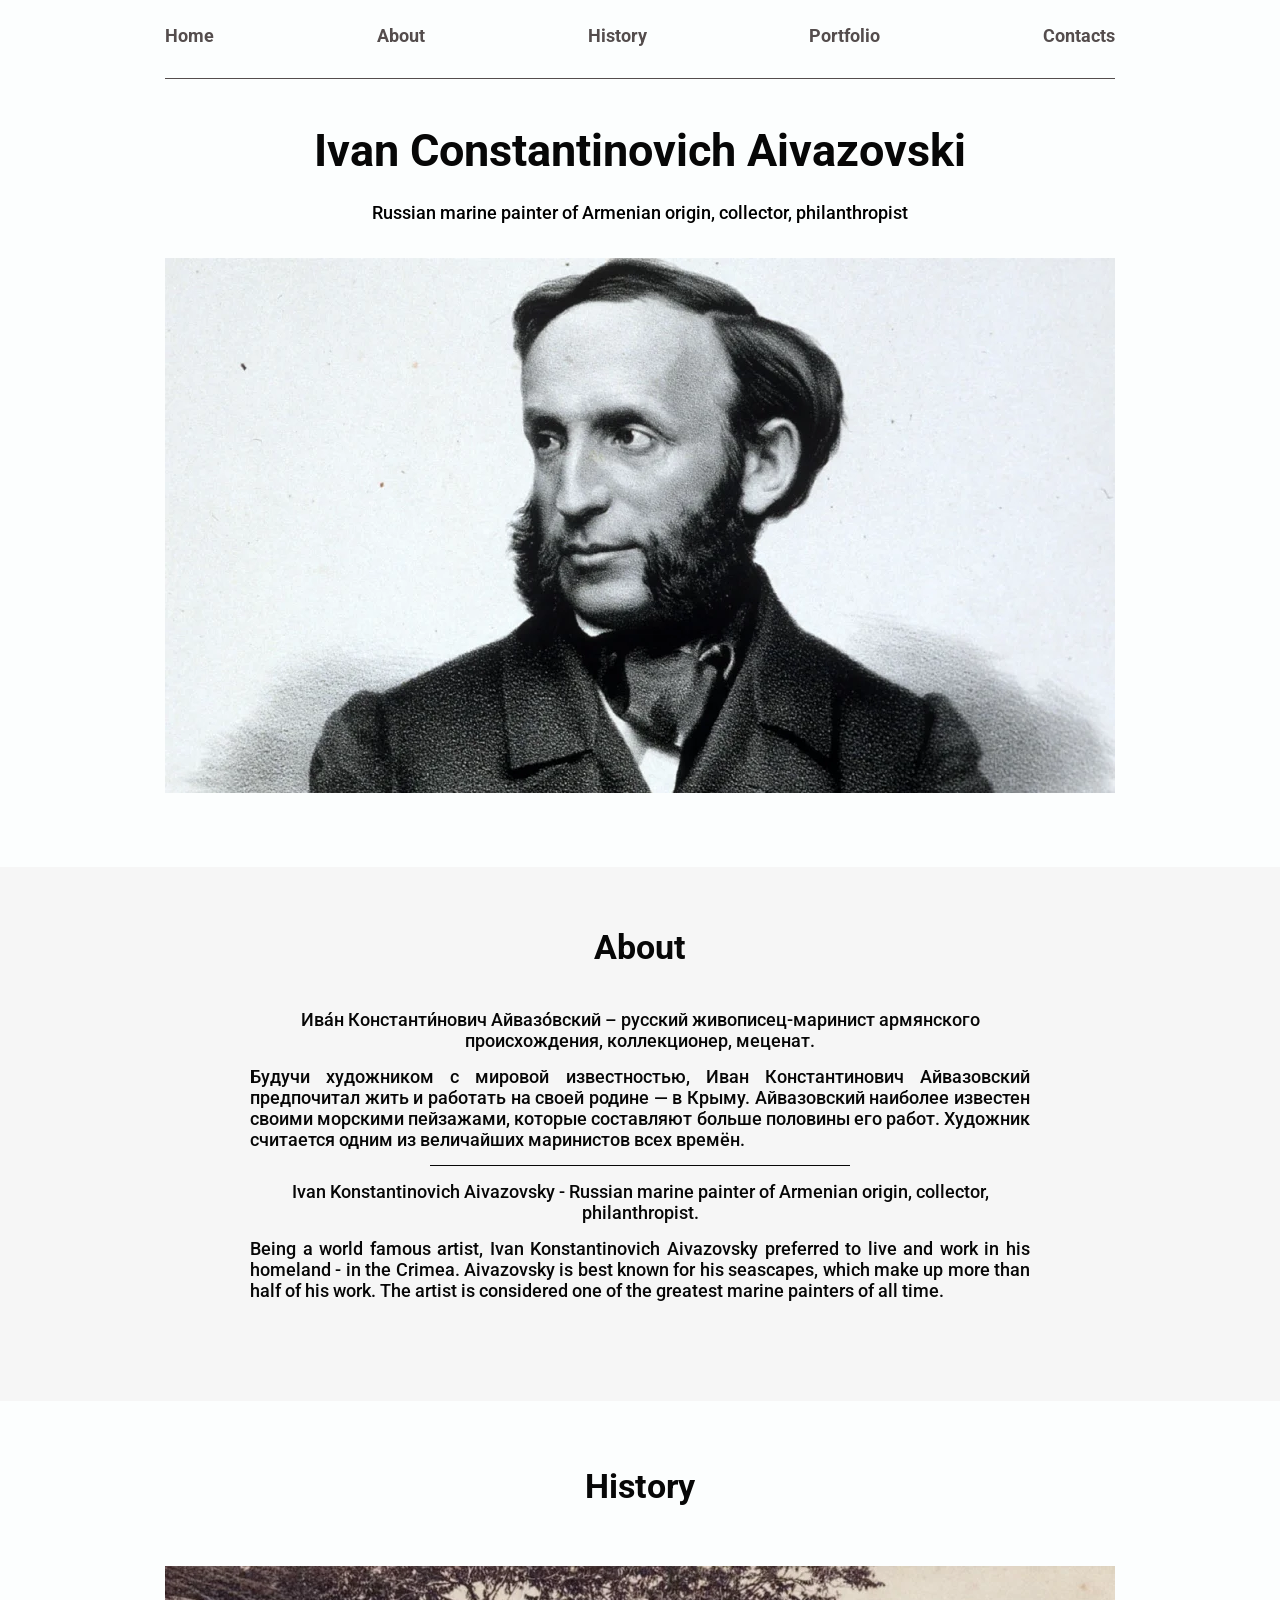
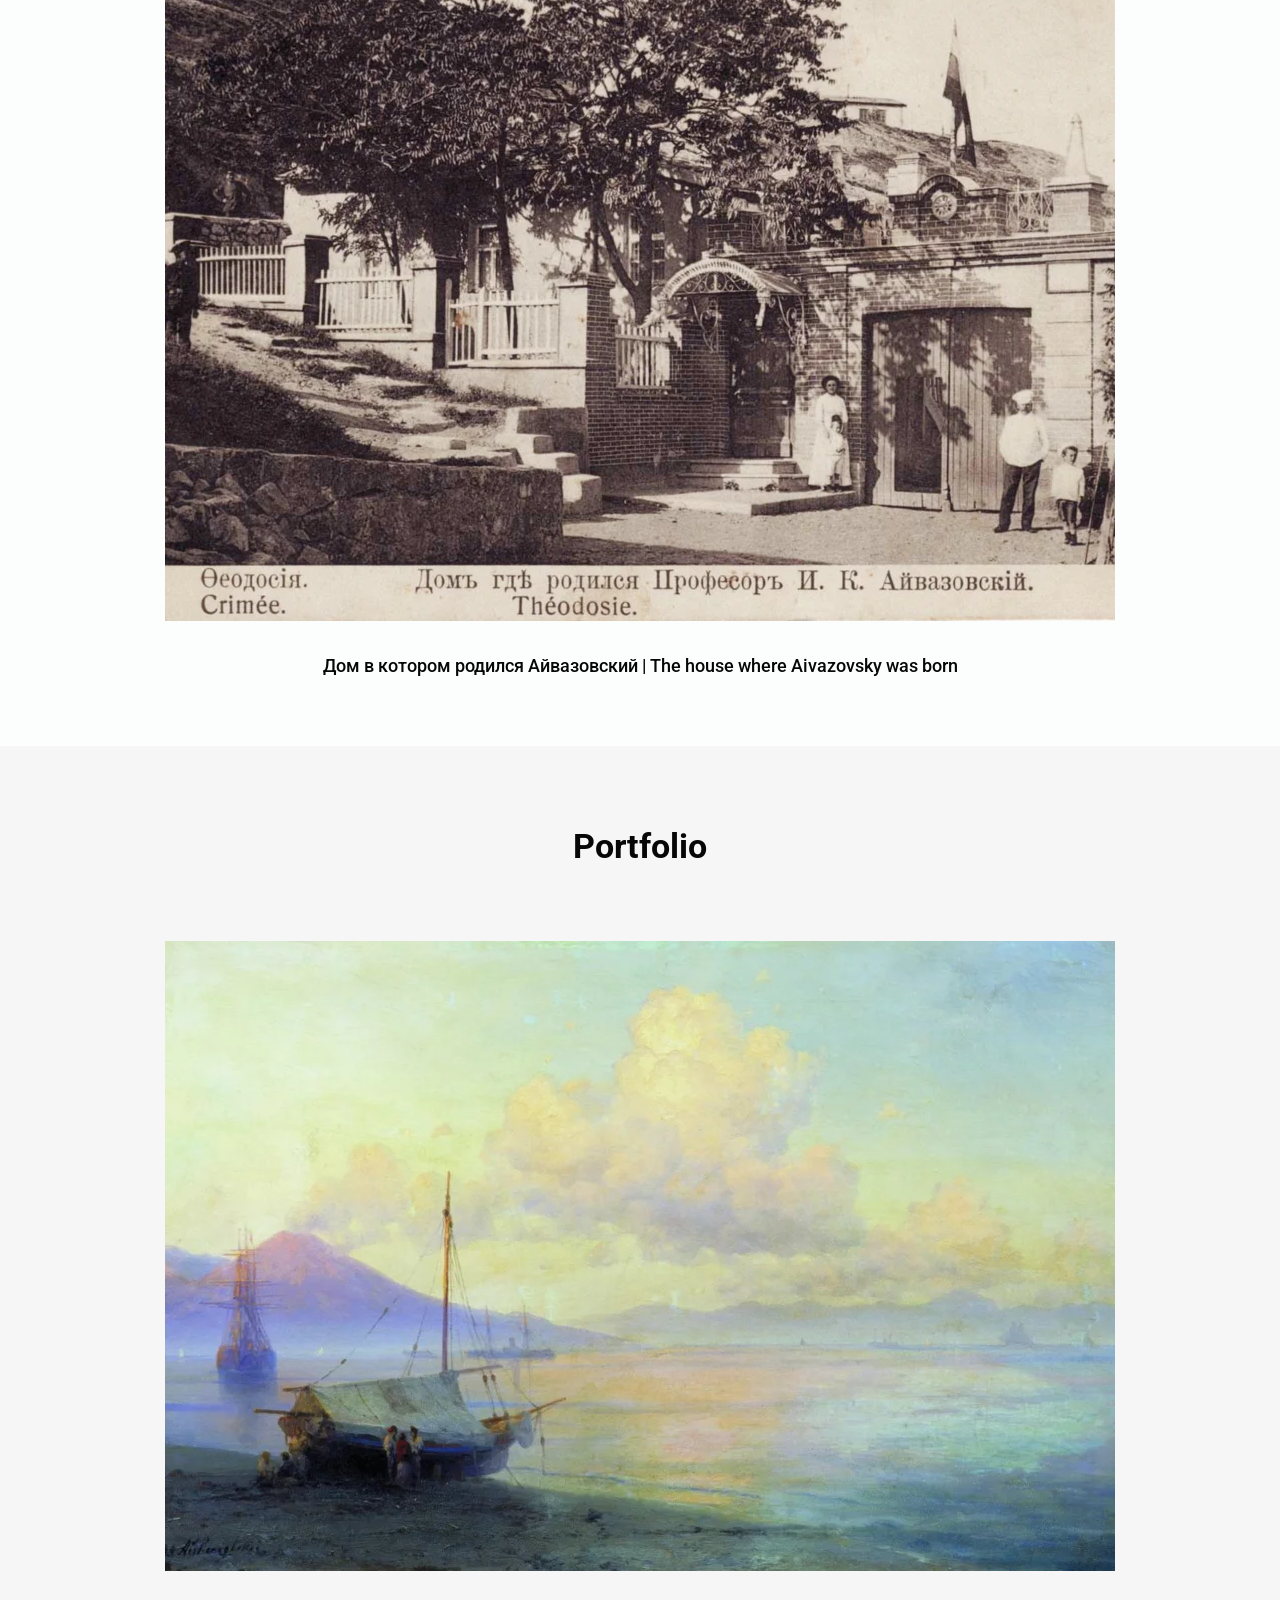
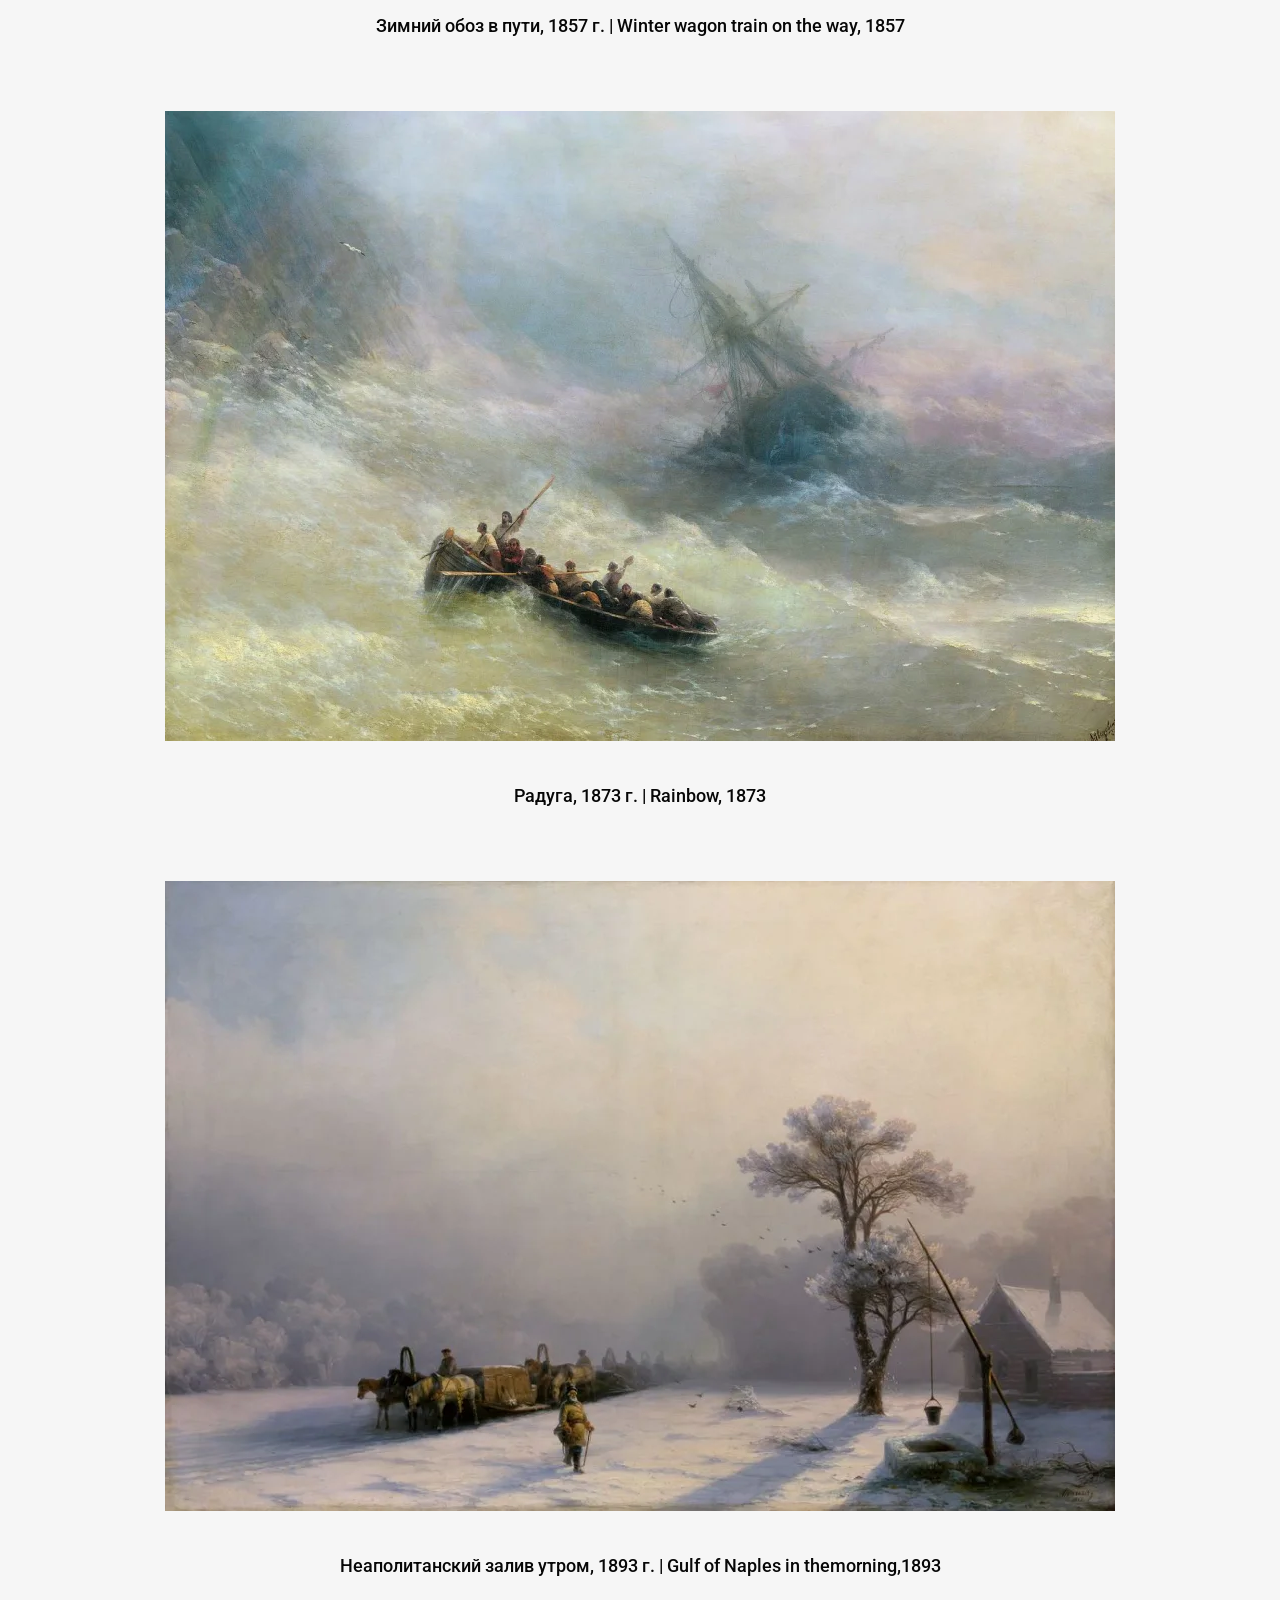
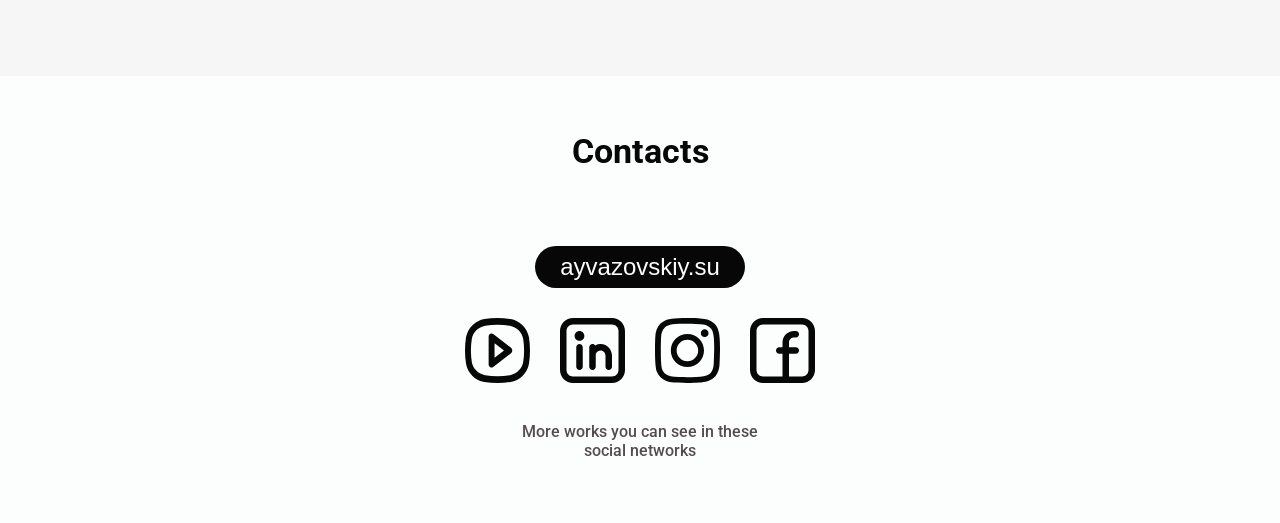
<file: index.html>
<!DOCTYPE html>
<html lang="en">
  <head>
    <meta charset="UTF-8" />
    <meta name="viewport" content="width=device-width, initial-scale=1.0" />
    <link rel="preconnect" href="https://fonts.googleapis.com" />
    <link rel="preconnect" href="https://fonts.gstatic.com" crossorigin />
    <link
      href="https://fonts.googleapis.com/css2?family=Roboto:ital,wght@0,100..900;1,100..900&display=swap"
      rel="stylesheet"
    />
    <link rel="icon" href="assets/favicon.png" type="image/png" />
    <link rel="stylesheet" href="index.css" />
    <title>Aivazovski</title>
  </head>
  <body>
    <header class="header" aria-label="header">
      <div class="container">
        <nav class="nav" aria-label="header navigation">
          <ul class="nav-list" aria-label="header navigation list">
            <li>
              <a href="#home-id" class="nav-link" aria-label="link to home"
                >Home</a
              >
            </li>
            <li>
              <a href="#about-id" class="nav-link" aria-label="link to about"
                >About</a
              >
            </li>
            <li>
              <a
                href="#history-id"
                class="nav-link"
                aria-label="link to history"
                >History</a
              >
            </li>
            <li>
              <a
                href="#portfolio-id"
                class="nav-link"
                aria-label="link to portfolio"
                >Portfolio</a
              >
            </li>
            <li>
              <a
                href="#contacts-id"
                class="nav-link"
                aria-label="link to contacts"
                >Contacts</a
              >
            </li>
          </ul>
        </nav>
      </div>
    </header>

    <div class="mobile-navigation" aria-label="mobile-navigation">
      <label for="toggler-id" aria-label="open-close mobile-navigation menu">
        <svg class="mobile-navigation-burger" aria-label="burger icon">
          <use href="assets/webp/sprites.svg#burger-icon"></use>
        </svg>
      </label>

      <input
        type="checkbox"
        id="toggler-id"
        class="mobile-navigation-toggler"
      />

      <nav class="mobile-navigation-menu" aria-label="mob header navigation">
        <ul
          class="mobile-navigation-list"
          aria-label="mob header navigation list"
        >
          <li>
            <a
              href="#home-id"
              class="mobile-navigation-link"
              aria-label="link to home"
              >Home</a
            >
          </li>
          <li>
            <a
              href="#about-id"
              class="mobile-navigation-link"
              aria-label="link to about"
              >About</a
            >
          </li>
          <li>
            <a
              href="#history-id"
              class="mobile-navigation-link"
              aria-label="link to history"
              >History</a
            >
          </li>
          <li>
            <a
              href="#portfolio-id"
              class="mobile-navigation-link"
              aria-label="link to portfolio"
              >Portfolio</a
            >
          </li>
          <li>
            <a
              href="#contacts-id"
              class="mobile-navigation-link"
              aria-label="link to contacts"
              >Contacts</a
            >
          </li>
        </ul>

        <label
          for="toggler-id"
          class="mobile-navigation-close"
          aria-label="open-close mobile-navigation menu"
        >
          <svg class="mobile-navigation-cross" aria-label="cross icon">
            <use href="/assets/webp/sprites.svg#cross-icon"></use>
          </svg>
        </label>
      </nav>
    </div>

    <main aria-label="main">
      <section class="home" aria-label="home section" id="home-id">
        <div class="container">
          <h1 class="home-title" aria-label="title">
            Ivan Constantinovich Aivazovski
          </h1>
          <p class="home-description" aria-label="description">
            Russian marine painter of Armenian origin, collector, philanthropist
          </p>
          <img
            src="assets/webp/home.webp"
            alt="photo of Aivazovski"
            class="home-image"
          />
        </div>
      </section>

      <section class="about" aria-label="about section" id="about-id">
        <div class="container">
          <h2 class="about-title" aria-label="about title">About</h2>
          <h3 class="about-subtitle-ru" aria-label="about subtitle ru">
            Ива́н Константи́нович Айвазо́вский – русский живописец-маринист
            армянского происхождения, коллекционер, меценат.
          </h3>
          <p class="about-description-ru" aria-label="description ru">
            Будучи художником с мировой известностью, Иван Константинович
            Айвазовский предпочитал жить и работать на своей родине — в Крыму.
            Айвазовский наиболее известен своими морскими пейзажами, которые
            составляют больше половины его работ. Художник считается одним из
            величайших маринистов всех времён.
          </p>

          <hr class="divider" aria-label="divider" />

          <h3 class="about-subtitle-en" aria-label="about subtitle en">
            Ivan Konstantinovich Aivazovsky - Russian marine painter of Armenian
            origin, collector, philanthropist.
          </h3>
          <p class="about-description-en" aria-label="description en">
            Being a world famous artist, Ivan Konstantinovich Aivazovsky
            preferred to live and work in his homeland - in the Crimea.
            Aivazovsky is best known for his seascapes, which make up more than
            half of his work. The artist is considered one of the greatest
            marine painters of all time.
          </p>
        </div>
      </section>

      <section class="history" aria-label="history section" id="history-id">
        <div class="container">
          <h2 class="history-title">History</h2>
          <img
            src="assets/webp/history.webp"
            alt="house of Aivazovski"
            class="history-photo"
          />
          <p class="history-description" aria-label="history-description">
            Дом в котором родился Айвазовский | The house where Aivazovsky was
            born
          </p>
        </div>
      </section>

      <section
        class="portfolio"
        aria-label="portfolio section"
        id="portfolio-id"
      >
        <div class="container">
          <h2 class="portfolio-title">Portfolio</h2>
          <img
            src="assets/webp/portfolio1.webp"
            alt="Winter train on the way"
            class="portfolio-picture"
          />
          <p class="portfolio-description" aria-label="picture 1 description">
            Зимний обоз в пути, 1857 г. | Winter wagon train on the way, 1857
          </p>
          <img
            src="assets/webp/portfolio2.webp"
            alt="Rainbow"
            class="portfolio-picture"
          />
          <p class="portfolio-description" aria-label="picture 2 description">
            Радуга, 1873 г. | Rainbow, 1873
          </p>
          <img
            src="assets/webp/portfolio3.webp"
            alt="Gulf of Naples in the morning"
            class="portfolio-picture"
          />
          <p class="portfolio-description" aria-label="picture 3 description">
            Неаполитанский залив утром, 1893 г. | Gulf of Naples in
            themorning,1893
          </p>
        </div>
      </section>
    </main>

    <footer class="contacts" aria-label="contacts section" id="contacts-id">
      <div class="container">
        <h2 class="contacts-title">Contacts</h2>
        <button class="contacts-button">
          <a href="https://ayvazovskiy.su" class="button-style" target="_blank"
            >ayvazovskiy.su</a
          >
        </button>

        <address class="socials" aria-label="social icons">
          <a
            href="https://youtube.com"
            target="_blank"
            aria-label="link to youtube"
          >
            <svg class="social-icon" aria-label="youtube icon">
              <use href="assets/webp/sprites.svg#youtube-icon"></use>
            </svg>
          </a>
          <a
            href="https://linkedin.com"
            target="_blank"
            aria-label="link to linkedin"
          >
            <svg class="social-icon" aria-label="linkedin icon">
              <use href="assets/webp/sprites.svg#linkedin-icon"></use>
            </svg>
          </a>
          <a
            href="https://instagram.com"
            target="_blank"
            aria-label="link to instagram"
          >
            <svg class="social-icon" aria-label="link to instagram">
              <use href="assets/webp/sprites.svg#instagram-icon"></use>
            </svg>
          </a>
          <a
            href="https://facebook.com"
            target="_blank"
            aria-label="link to facebook"
          >
            <svg class="social-icon" aria-label="facebook icon">
              <use href="assets/webp/sprites.svg#facebook-icon"></use>
            </svg>
          </a>
        </address>

        <p class="contacts-info" aria-label="just for notice">
          More works you can see in these social networks
        </p>
      </div>
    </footer>
  </body>
</html>
</file>
<file: index.css>
@import url("styles/basic.css");
@import url("styles/variables.css");
@import url("styles/header.css");
@import url("styles/home.css");
@import url("styles/about.css");
@import url("styles/history.css");
@import url("styles/portfolio.css");
@import url("styles/contacts.css");
@import url("styles/mobile_nav.css");
</file>
